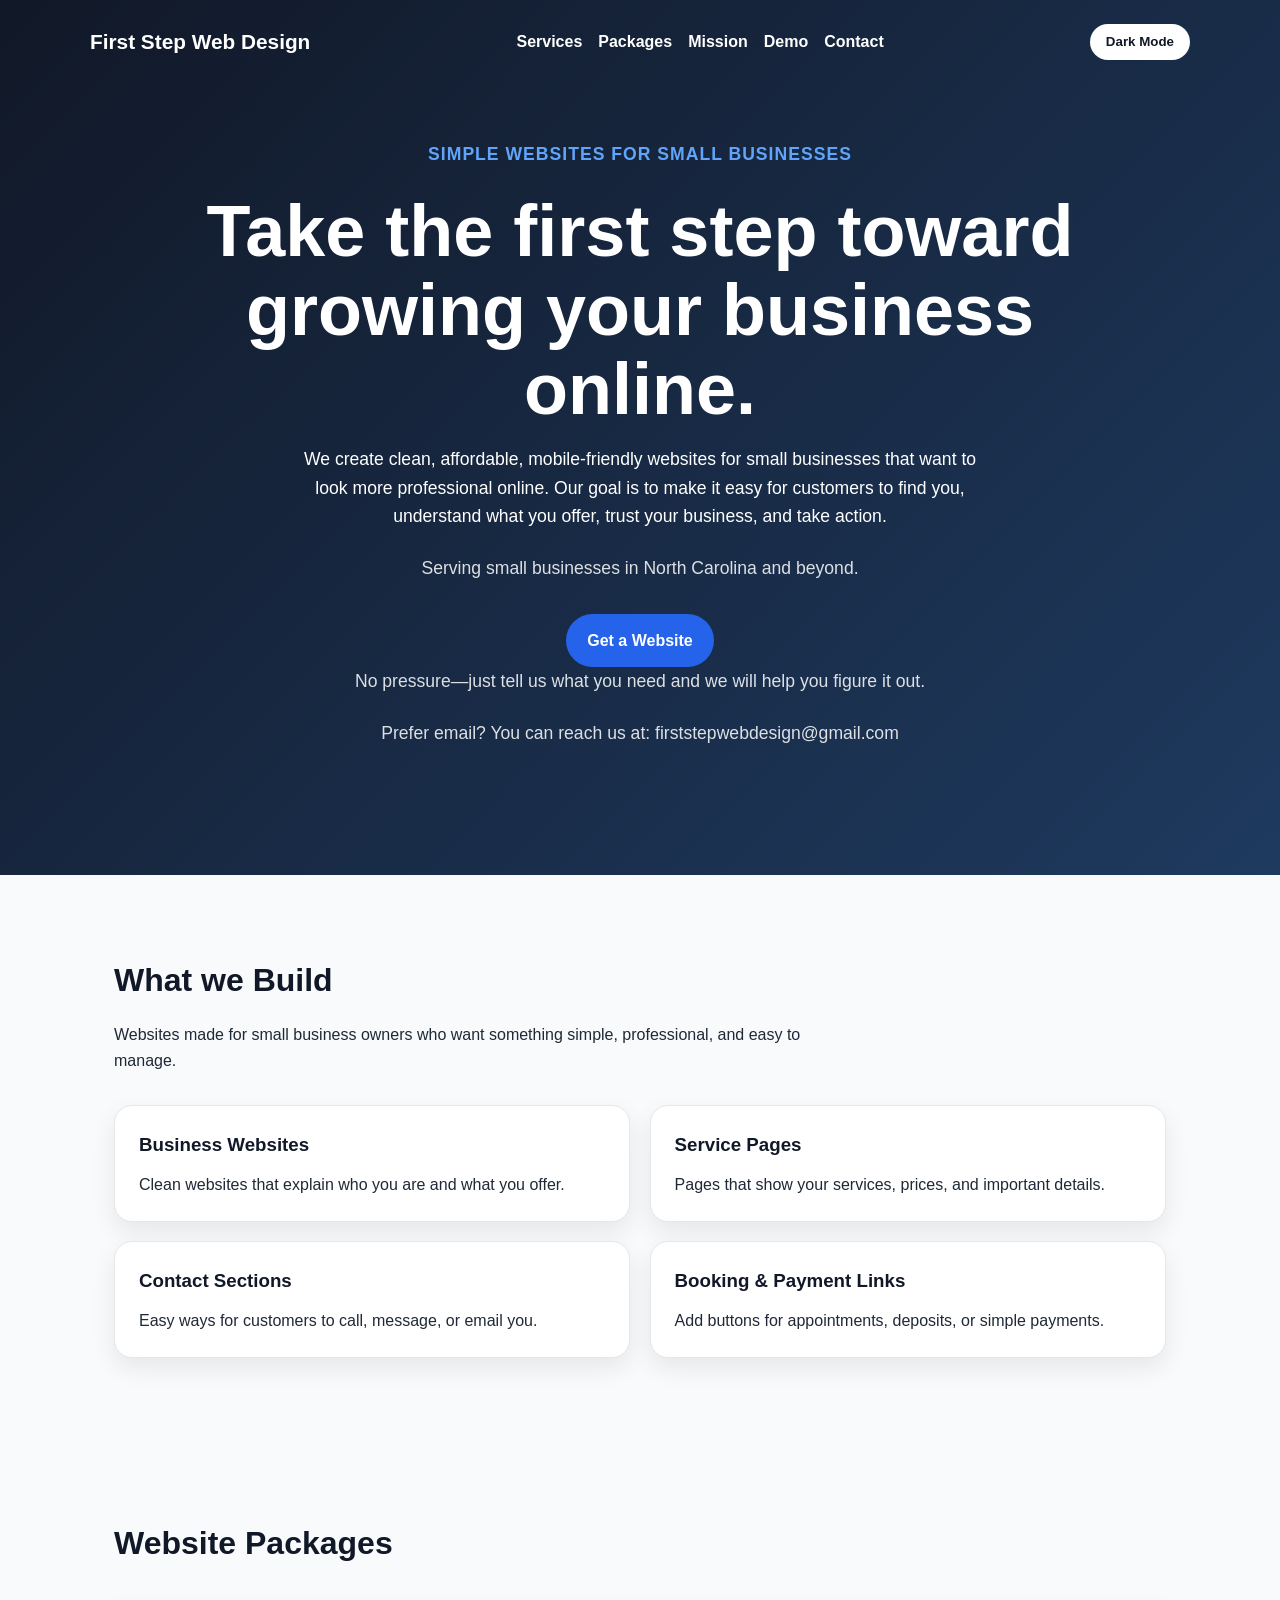
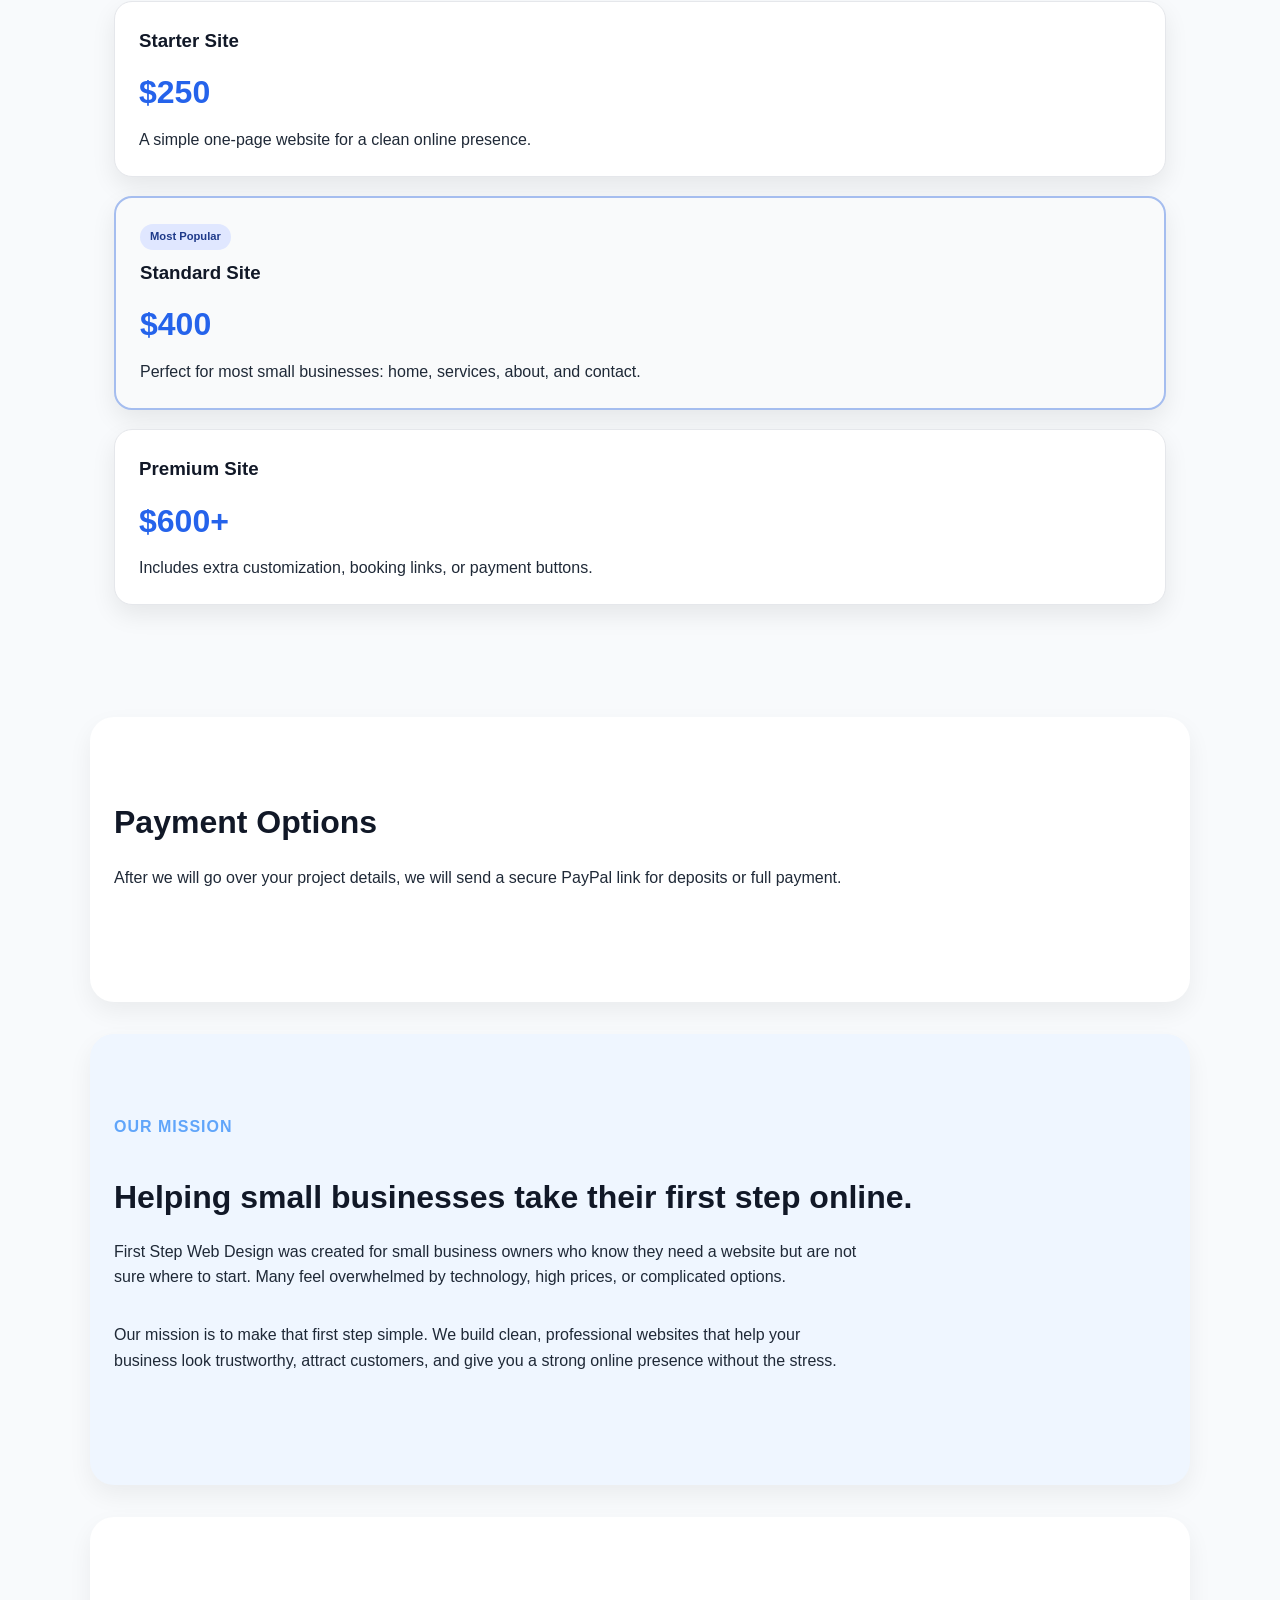
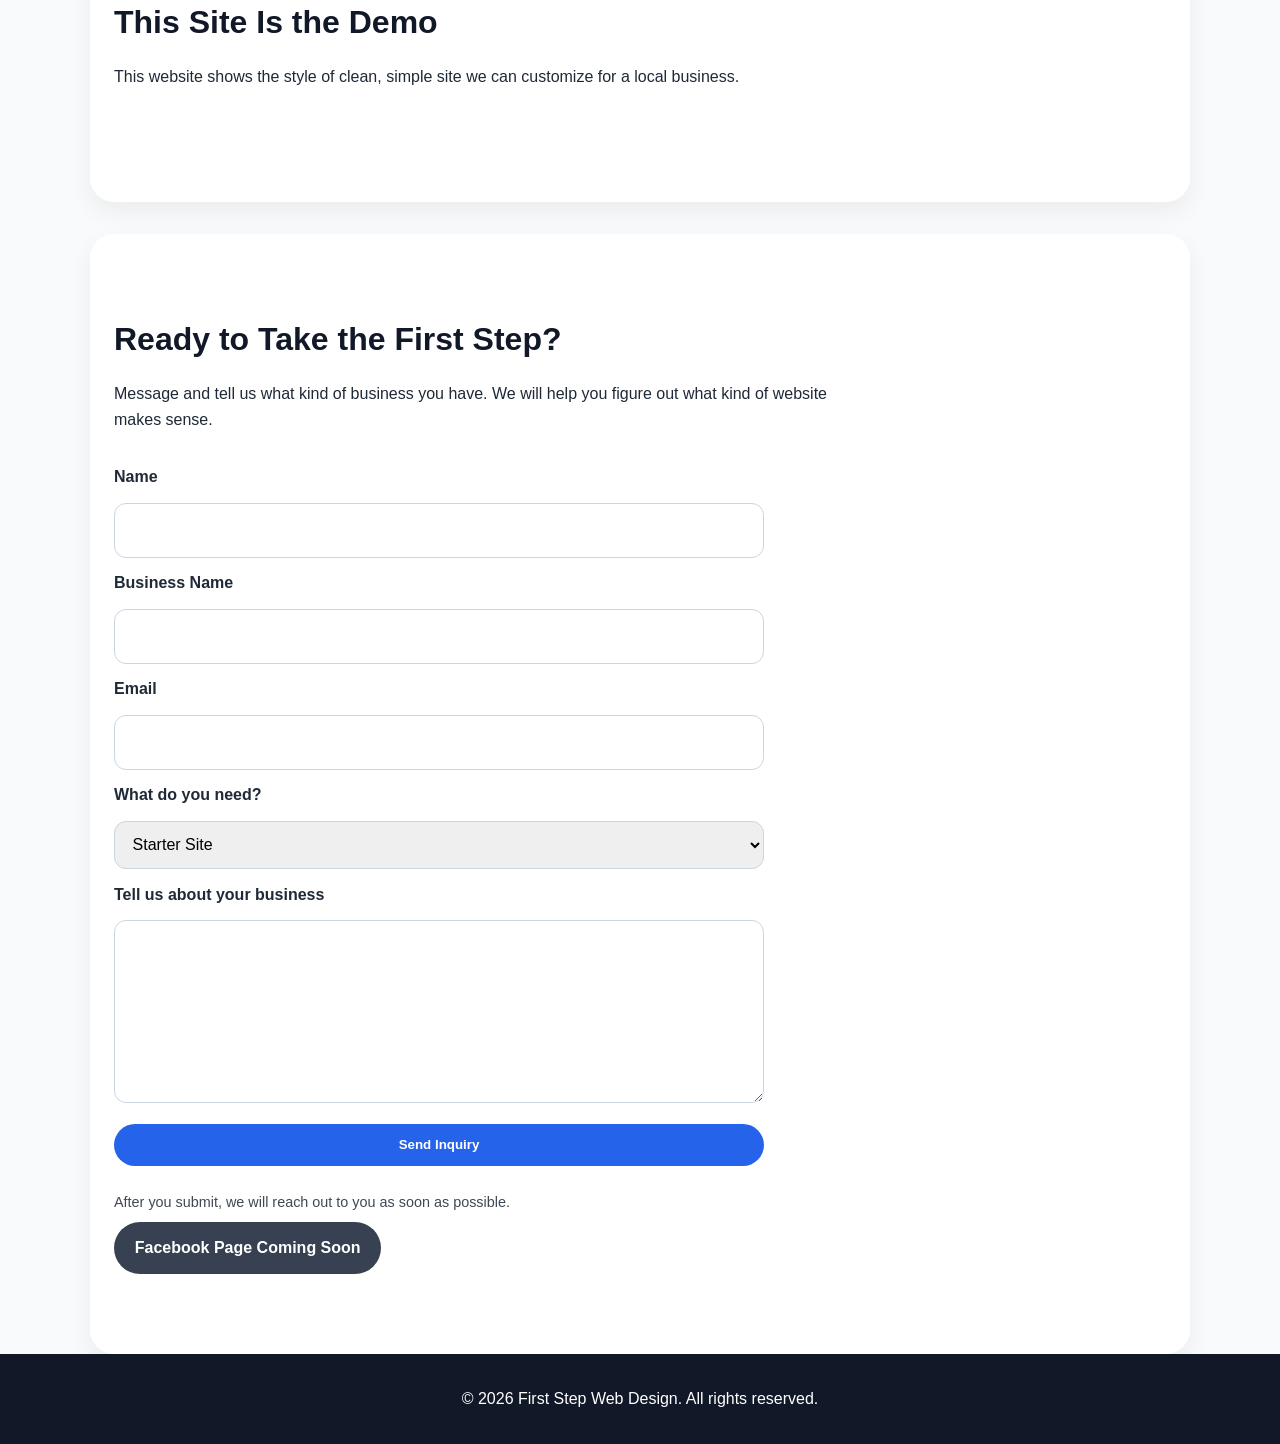
<file: index.html>
<!doctype html>
<html lang="en">
  <head>
    <meta charset="UTF-8" />
    <meta name="viewport" content="width=device-width, initial-scale=1.0" />
    <meta
      name="description"
      content="First Step Web Design creates clean, affordable, mobile-friendly websites for small businesses. Get your business online and start attracting customers today."
    />
    <meta property="og:title" content="First Step Web Design" />
    <meta
      property="og:description"
      content="Affordable websites for small businesses."
    />
    <meta property="og:type" content="website" />
    <meta property="og:url" content="https://firststepwebdesign.netlify.app/" />
    <title>First Step Web Design</title>

    <link rel="stylesheet" href="style.css" />
  </head>

  <body>
    <header>
      <nav>
        <h1>First Step Web Design</h1>

        <ul>
          <li><a href="#services">Services</a></li>
          <li><a href="#packages">Packages</a></li>
          <li><a href="#mission">Mission</a></li>
          <li><a href="#demo">Demo</a></li>
          <li><a href="#contact">Contact</a></li>
        </ul>
        <button id="theme-toggle" class="theme-toggle">Dark Mode</button>
      </nav>

      <section class="hero">
        <p class="eyebrow">Simple websites for small businesses</p>
        <h2>Take the first step toward growing your business online.</h2>
        <p>
          We create clean, affordable, mobile-friendly websites for small
          businesses that want to look more professional online. Our goal is to
          make it easy for customers to find you, understand what you offer,
          trust your business, and take action.
        </p>
        <p class="small-note">
          Serving small businesses in North Carolina and beyond.
        </p>

        <a href="#contact" class="btn">Get a Website</a>
        <p class="small-note">
          No pressure—just tell us what you need and we will help you figure it
          out.
        </p>
        <p class="small-note">
          Prefer email? You can reach us at: firststepwebdesign@gmail.com
        </p>
      </section>
    </header>

    <main>
      <section id="services" class="section">
        <h2>What we Build</h2>
        <p>
          Websites made for small business owners who want something simple,
          professional, and easy to manage.
        </p>

        <div class="cards">
          <article class="card">
            <h3>Business Websites</h3>
            <p>Clean websites that explain who you are and what you offer.</p>
          </article>

          <article class="card">
            <h3>Service Pages</h3>
            <p>Pages that show your services, prices, and important details.</p>
          </article>

          <article class="card">
            <h3>Contact Sections</h3>
            <p>Easy ways for customers to call, message, or email you.</p>
          </article>

          <article class="card">
            <h3>Booking & Payment Links</h3>
            <p>Add buttons for appointments, deposits, or simple payments.</p>
          </article>
        </div>
      </section>

      <section id="packages" class="section">
        <h2>Website Packages</h2>

        <div class="cards">
          <article class="card">
            <h3>Starter Site</h3>
            <p class="price">$250</p>
            <p>A simple one-page website for a clean online presence.</p>
          </article>

          <article class="card featured">
            <p class="badge">Most Popular</p>
            <h3>Standard Site</h3>
            <p class="price">$400</p>
            <p>
              Perfect for most small businesses: home, services, about, and
              contact.
            </p>
          </article>

          <article class="card">
            <h3>Premium Site</h3>
            <p class="price">$600+</p>
            <p>
              Includes extra customization, booking links, or payment buttons.
            </p>
          </article>
        </div>
      </section>
      <section class="section payment">
        <h2>Payment Options</h2>
        <p>
          After we will go over your project details, we will send a secure
          PayPal link for deposits or full payment.
        </p>
      </section>
      <section id="mission" class="section mission">
        <p class="eyebrow">Our Mission</p>
        <h2>Helping small businesses take their first step online.</h2>
        <p>
          First Step Web Design was created for small business owners who know
          they need a website but are not sure where to start. Many feel
          overwhelmed by technology, high prices, or complicated options.
        </p>

        <p>
          Our mission is to make that first step simple. We build clean,
          professional websites that help your business look trustworthy,
          attract customers, and give you a strong online presence without the
          stress.
        </p>
      </section>
      <section id="demo" class="section demo">
        <h2>This Site Is the Demo</h2>
        <p>
          This website shows the style of clean, simple site we can customize
          for a local business.
        </p>
      </section>

      <section id="contact" class="section contact">
        <h2>Ready to Take the First Step?</h2>
        <p>
          Message and tell us what kind of business you have. We will help you
          figure out what kind of website makes sense.
        </p>

        <form
          name="client-inquiry"
          method="POST"
          data-netlify="true"
          netlify-honeypot="bot-field"
          action="/thank-you.html"
          class="contact-form"
        >
          <!-- Netlify form name -->
          <input type="hidden" name="form-name" value="client-inquiry" />

          <!-- Spam protection -->
          <input type="hidden" name="bot-field" />

          <label for="name">Name</label>
          <input type="text" id="name" name="name" required />

          <label for="business">Business Name</label>
          <input type="text" id="business" name="business" />

          <label for="email">Email</label>
          <input type="email" id="email" name="email" required />

          <label for="service">What do you need?</label>
          <select id="service" name="service">
            <option>Starter Site</option>
            <option>Standard Site</option>
            <option>Premium Site</option>
            <option>Website update/maintenance</option>
            <option>Not sure yet</option>
          </select>

          <label for="message">Tell us about your business</label>
          <textarea id="message" name="message" rows="6" required></textarea>

          <button type="submit" class="btn">Send Inquiry</button>

          <p class="form-note">
            After you submit, we will reach out to you as soon as possible.
          </p>
        </form>

        <a href="#" class="btn secondary">Facebook Page Coming Soon</a>
      </section>
    </main>

    <footer>
      <p>&copy; 2026 First Step Web Design. All rights reserved.</p>
    </footer>
    <script src="script.js"></script>
  </body>
</html>
</file>
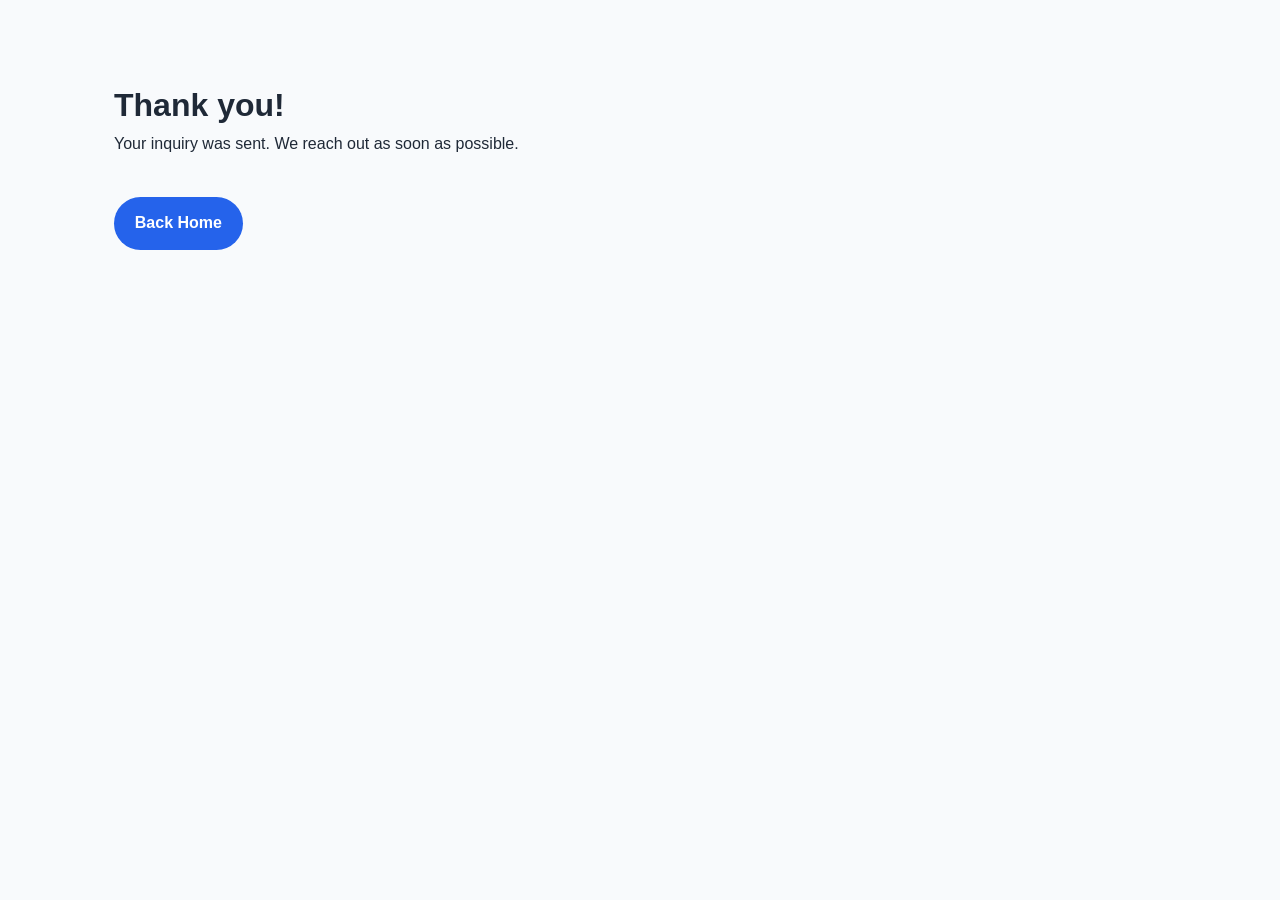
<file: thank-you.html>
<!doctype html>
<html lang="en">
  <head>
    <meta charset="UTF-8" />
    <meta name="viewport" content="width=device-width, initial-scale=1.0" />
    <title>Thank You | First Step Web Design</title>
    <link rel="stylesheet" href="style.css" />
  </head>

  <body>
    <main class="section">
      <h1>Thank you!</h1>
      <p>Your inquiry was sent. We reach out as soon as possible.</p>
      <a href="/" class="btn">Back Home</a>
    </main>
  </body>
</html>
</file>
<file: style.css>
* {
  box-sizing: border-box;
  margin: 0;
  padding: 0;
}

html {
  scroll-behavior: smooth;
}

body {
  font-family: Arial, sans-serif;
  line-height: 1.6;
  color: #1f2937;
  background: #f8fafc;
}

header {
  background: linear-gradient(135deg, #111827, #1e3a5f);
  color: white;
  padding: 1.5rem;
}

nav {
  max-width: 1100px;
  margin: 0 auto;
  display: flex;
  justify-content: space-between;
  align-items: center;
  gap: 1rem;
}

nav h1 {
  font-size: 1.3rem;
}

nav ul {
  list-style: none;
  display: flex;
  gap: 1rem;
  flex-wrap: wrap;
}

nav a {
  color: white;
  text-decoration: none;
  font-weight: bold;
}

nav a:hover {
  color: #93c5fd;
}

.hero {
  max-width: 900px;
  margin: 0 auto;
  padding: 5rem 0;
  text-align: center;
}

.eyebrow {
  color: #60a5fa;
  font-weight: bold;
  text-transform: uppercase;
  letter-spacing: 1px;
  margin-bottom: 0.75rem;
}

.hero h2 {
  font-size: clamp(2.2rem, 6vw, 4.5rem);
  line-height: 1.1;
  margin-bottom: 1rem;
}

.hero p {
  max-width: 700px;
  margin: 0 auto 1.5rem;
  font-size: 1.1rem;
}

.btn {
  display: inline-block;
  background: #2563eb;
  color: white;
  padding: 0.85rem 1.3rem;
  border-radius: 999px;
  text-decoration: none;
  font-weight: bold;
  border: none;
  cursor: pointer;
  margin-top: 0.5rem;
  transition: all 0.2s ease;
}

.btn:hover {
  background: #1d4ed8;
  transform: translateY(-2px);
  box-shadow: 0 8px 20px rgba(0, 0, 0, 0.15);
}

.secondary {
  background: #374151;
}

.secondary:hover {
  background: #111827;
}

.small-note,
.form-note {
  font-size: 0.9rem;
  opacity: 0.85;
  margin-top: 0.75rem;
}

.section {
  max-width: 1100px;
  margin: 0 auto;
  padding: 5rem 1.5rem;
}

.section h2 {
  font-size: 2rem;
  margin-bottom: 1rem;
  color: #111827;
}

.section > p {
  max-width: 750px;
  margin-bottom: 2rem;
}

.cards {
  display: grid;
  grid-template-columns: repeat(2, 1fr);
  gap: 1.2rem;
  margin-top: 2rem;
}

.card {
  background: white;
  padding: 1.5rem;
  border-radius: 18px;
  box-shadow: 0 10px 25px rgba(0, 0, 0, 0.08);
  border: 1px solid #e5e7eb;
  transition: all 0.2s ease;
}

.card:hover {
  transform: translateY(-4px);
  box-shadow: 0 12px 30px rgba(0, 0, 0, 0.12);
}

.card h3 {
  margin-bottom: 0.7rem;
  color: #111827;
}

.price {
  font-size: 2rem;
  font-weight: bold;
  color: #2563eb;
  margin-bottom: 0.5rem;
}

.featured {
  border: 2px solid #a5bdef;
  background: #f9fafb;
}

#packages .cards {
  display: flex;
  flex-direction: column;
  gap: 1.2rem;
}

#packages .card {
  width: 100%;
  text-align: left;
}

.payment,
.demo,
.mission,
.contact {
  background: white;
  border-radius: 24px;
  margin-top: 2rem;
  box-shadow: 0 10px 25px rgba(0, 0, 0, 0.06);
}

.mission {
  background: #eff6ff;
}

.contact-form {
  display: grid;
  gap: 0.8rem;
  margin-top: 2rem;
  max-width: 650px;
}

label {
  font-weight: bold;
}

input,
select,
textarea {
  width: 100%;
  padding: 0.85rem;
  border: 1px solid #cbd5e1;
  border-radius: 12px;
  font: inherit;
}

input:focus,
select:focus,
textarea:focus {
  outline: 2px solid #93c5fd;
  border-color: #2563eb;
}

footer {
  text-align: center;
  padding: 2rem 1rem;
  background: #111827;
  color: white;
}

@media (max-width: 800px) {
  nav {
    flex-direction: column;
    align-items: flex-start;
  }

  nav ul {
    gap: 0.75rem;
  }

  .hero {
    padding: 3.5rem 0;
  }

  .cards {
    grid-template-columns: 1fr;
  }
}

.badge {
  display: inline-block;
  background: #2563eb;
  color: white;
  font-size: 0.7rem;
  padding: 4px 10px;
  border-radius: 999px;
  margin-bottom: 0.5rem;
  font-weight: bold;
}
.badge {
  background: #e0e7ff;
  color: #1e3a8a;
}

.theme-toggle {
  background: white;
  color: #111827;
  border: none;
  padding: 0.65rem 1rem;
  border-radius: 999px;
  font-weight: bold;
  cursor: pointer;
}

.theme-toggle:hover {
  background: #e5e7eb;
}

/* DARK THEME */
.dark-theme {
  background: #0f172a;
  color: #e5e7eb;
}

.dark-theme header {
  background: linear-gradient(135deg, #020617, #172554);
}

.dark-theme .section h2,
.dark-theme .card h3 {
  color: #f8fafc;
}

.dark-theme .card,
.dark-theme .payment,
.dark-theme .demo,
.dark-theme .contact {
  background: #1e293b;
  border-color: #334155;
}

.dark-theme .mission,
.dark-theme .featured {
  background: #172554;
}

.dark-theme input,
.dark-theme select,
.dark-theme textarea {
  background: #0f172a;
  color: #f8fafc;
  border-color: #475569;
}

.dark-theme footer {
  background: #020617;
}
</file>
